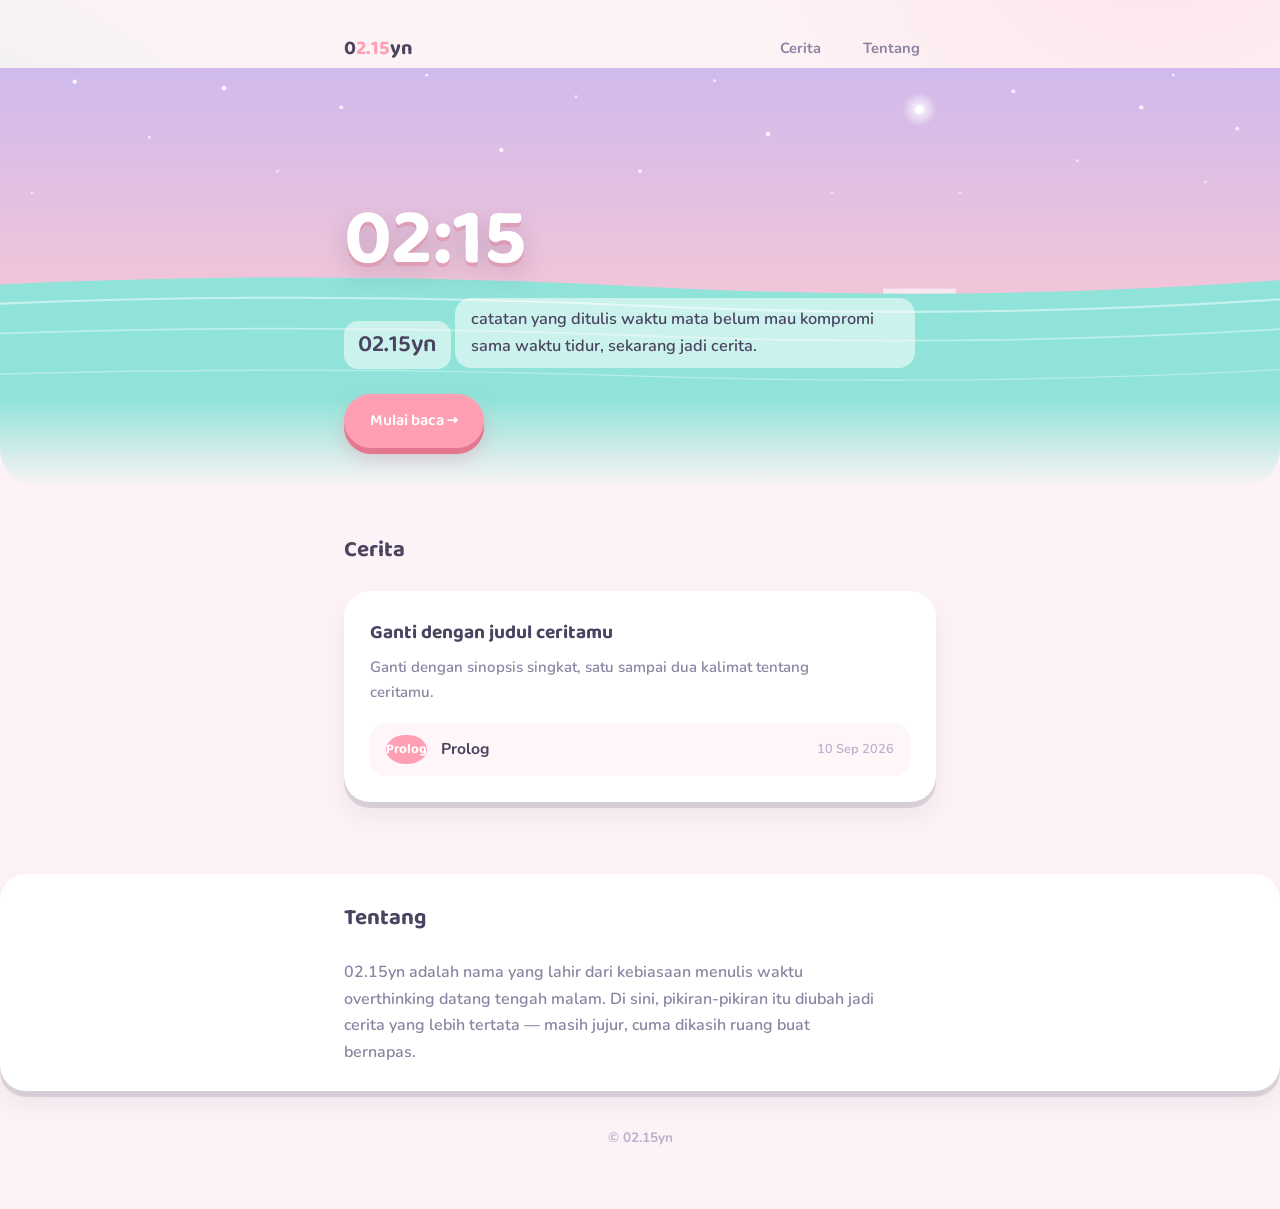
<file: index.html>
<!DOCTYPE html>
<html lang="id">
<head>
<meta charset="UTF-8">
<meta name="viewport" content="width=device-width, initial-scale=1.0">
<link rel="icon" href="favicon.svg" type="image/svg+xml">
<link rel="icon" href="favicon-32.png" sizes="32x32" type="image/png">
<link rel="icon" href="favicon-16.png" sizes="16x16" type="image/png">
<link rel="apple-touch-icon" href="apple-touch-icon.png">
<title>02.15yn</title>
<meta name="description" content="Cerita fiksi bersambung oleh 02.15yn.">
<link rel="stylesheet" href="css/style.css">
</head>
<body>

<nav class="top">
  <div class="wrap">
    <div class="brand">0<span>2.15</span>yn</div>
    <div class="navlinks">
      <a href="#cerita">Cerita</a>
      <a href="#tentang">Tentang</a>
    </div>
  </div>
</nav>

<header class="hero">
  <div class="hero-visual" aria-hidden="true">
    <svg viewBox="0 0 1200 460" preserveAspectRatio="xMidYMid slice" xmlns="http://www.w3.org/2000/svg">
      <defs>
        <linearGradient id="skyGrad" x1="0" y1="0" x2="0" y2="1">
          <stop offset="0%" stop-color="#cbb8f0"/>
          <stop offset="55%" stop-color="#f3c6d8"/>
          <stop offset="100%" stop-color="#ffd9b8"/>
        </linearGradient>
        <linearGradient id="reflectGrad" x1="0" y1="0" x2="0" y2="1">
          <stop offset="0%" stop-color="#ffffff" stop-opacity="0.6"/>
          <stop offset="100%" stop-color="#ffffff" stop-opacity="0"/>
        </linearGradient>
        <radialGradient id="starGlow" cx="50%" cy="50%" r="50%">
          <stop offset="0%" stop-color="#ffffff" stop-opacity="0.95"/>
          <stop offset="100%" stop-color="#ffffff" stop-opacity="0"/>
        </radialGradient>
      </defs>

      <rect x="0" y="0" width="1200" height="460" fill="url(#skyGrad)"/>

      <g fill="#ffffff">
        <circle cx="70" cy="46" r="2" opacity="0.9"/>
        <circle cx="140" cy="98" r="1.4" opacity="0.7"/>
        <circle cx="210" cy="52" r="2.2" opacity="0.85"/>
        <circle cx="260" cy="130" r="1.4" opacity="0.6"/>
        <circle cx="320" cy="70" r="1.8" opacity="0.8"/>
        <circle cx="30" cy="150" r="1.4" opacity="0.55"/>
        <circle cx="400" cy="40" r="1.4" opacity="0.75"/>
        <circle cx="470" cy="110" r="2" opacity="0.85"/>
        <circle cx="540" cy="60" r="1.4" opacity="0.65"/>
        <circle cx="600" cy="130" r="1.8" opacity="0.75"/>
        <circle cx="670" cy="45" r="1.4" opacity="0.7"/>
        <circle cx="720" cy="95" r="2.2" opacity="0.85"/>
        <circle cx="780" cy="150" r="1.4" opacity="0.55"/>
        <circle cx="950" cy="55" r="1.8" opacity="0.8"/>
        <circle cx="1010" cy="120" r="1.4" opacity="0.65"/>
        <circle cx="1070" cy="70" r="2" opacity="0.85"/>
        <circle cx="1130" cy="140" r="1.4" opacity="0.6"/>
        <circle cx="1160" cy="90" r="1.8" opacity="0.75"/>
        <circle cx="1100" cy="40" r="1.4" opacity="0.65"/>
        <circle cx="900" cy="150" r="1.4" opacity="0.55"/>
      </g>

      <circle cx="862" cy="72" r="16" fill="url(#starGlow)"/>
      <circle cx="862" cy="72" r="4" fill="#ffffff"/>

      <rect x="828" y="240" width="68" height="220" fill="url(#reflectGrad)"/>

      <path d="M0,236 Q 300,222 600,238 T 1200,232 L1200,460 L0,460 Z" fill="#8fe3d9"/>
      <path d="M0,254 Q 300,242 600,256 T 1200,250" stroke="#ffffff" stroke-width="2" fill="none" opacity="0.5"/>
      <path d="M0,282 Q 300,272 600,284 T 1200,278" stroke="#ffffff" stroke-width="1.6" fill="none" opacity="0.4"/>
      <path d="M0,320 Q 300,312 600,322 T 1200,316" stroke="#ffffff" stroke-width="1.2" fill="none" opacity="0.35"/>
    </svg>
  </div>
  <div class="wrap">
    <div class="clock">02:15</div>
    <h1 data-brand>02.15yn</h1>
    <p data-tagline>catatan tengah malam, dituliskan jadi cerita.</p>
    <a class="btn" href="#cerita">Mulai baca →</a>
  </div>
</header>

<section class="section" id="cerita">
  <div class="wrap">
    <div class="section-head">
      <h2>Cerita</h2>
    </div>
    <div data-stories></div>
  </div>
</section>

<section class="section about" id="tentang">
  <div class="wrap">
    <div class="section-head">
      <h2>Tentang</h2>
    </div>
    <p data-about></p>
  </div>
</section>

<footer>
  <div class="wrap">© <span data-brand>02.15yn</span></div>
</footer>

<script src="js/data.js"></script>
<script src="js/main.js"></script>
<script>renderHome();</script>
</body>
</html>
</file>
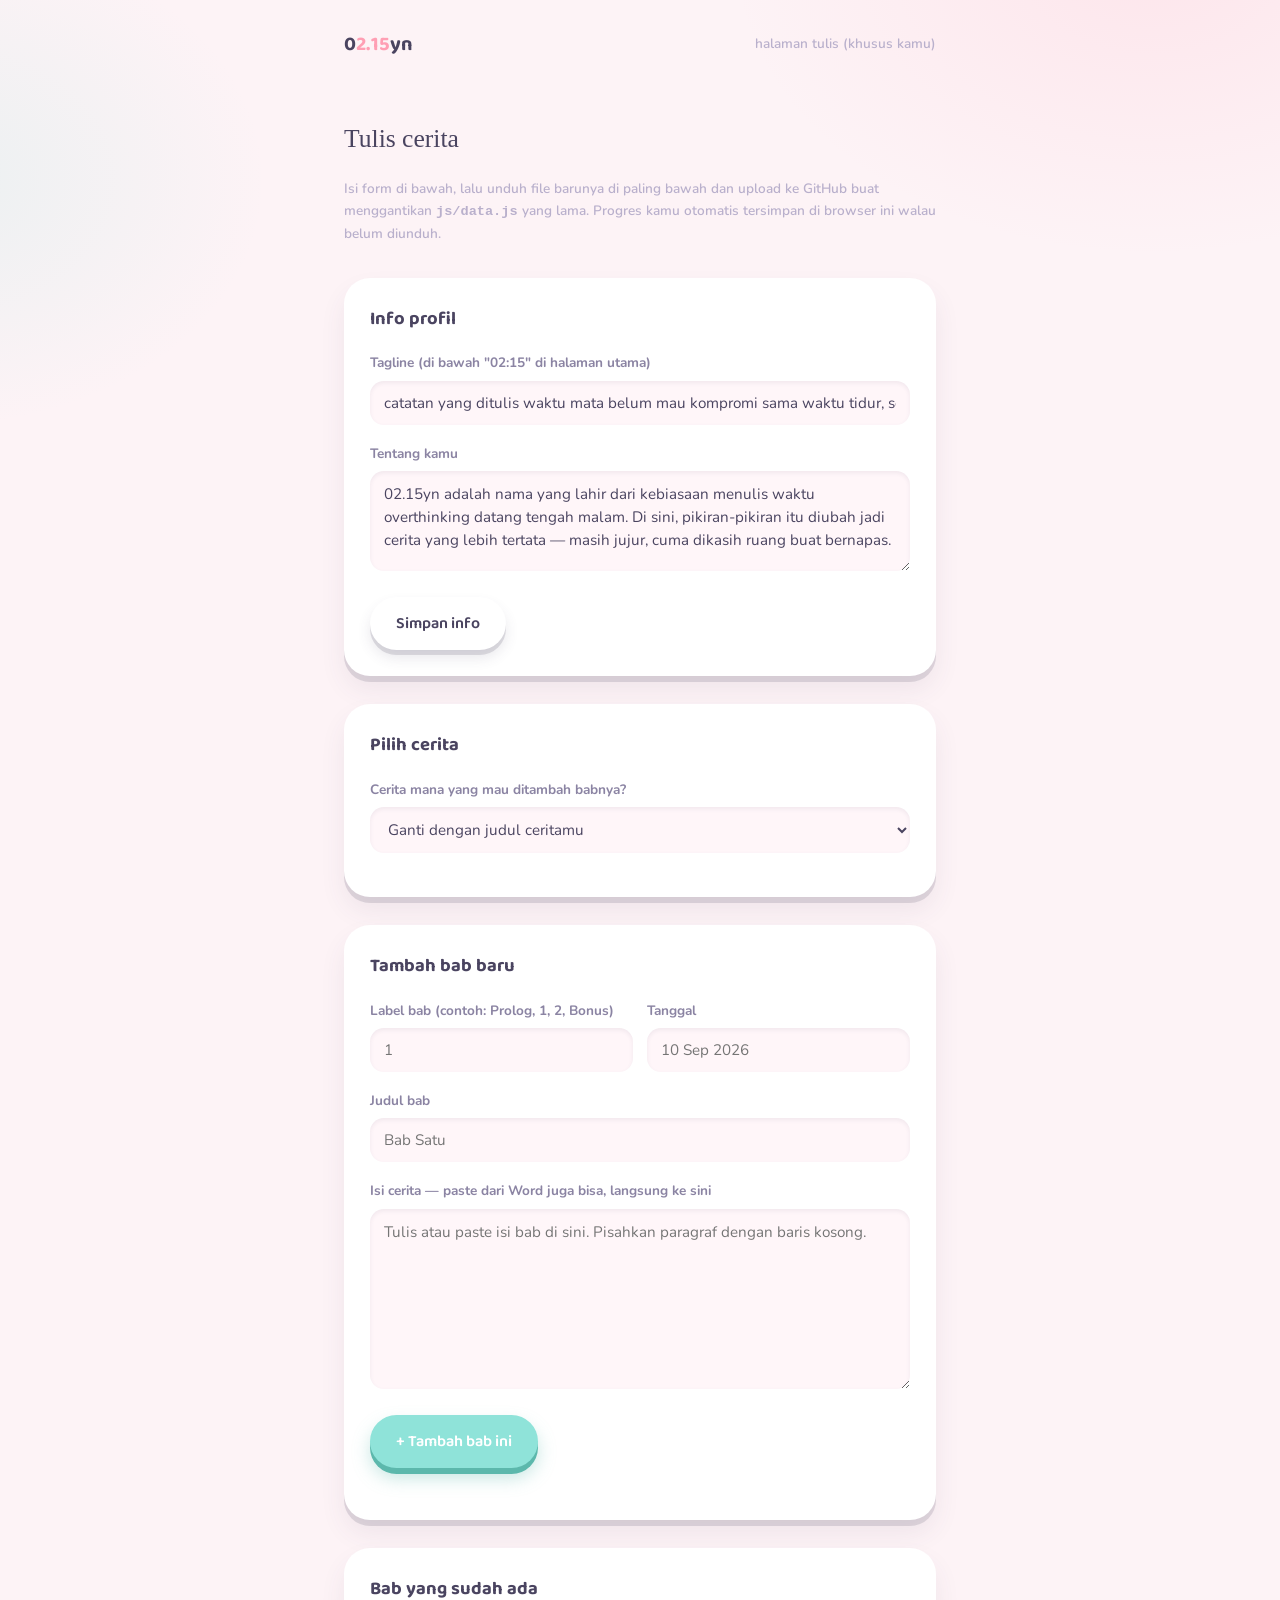
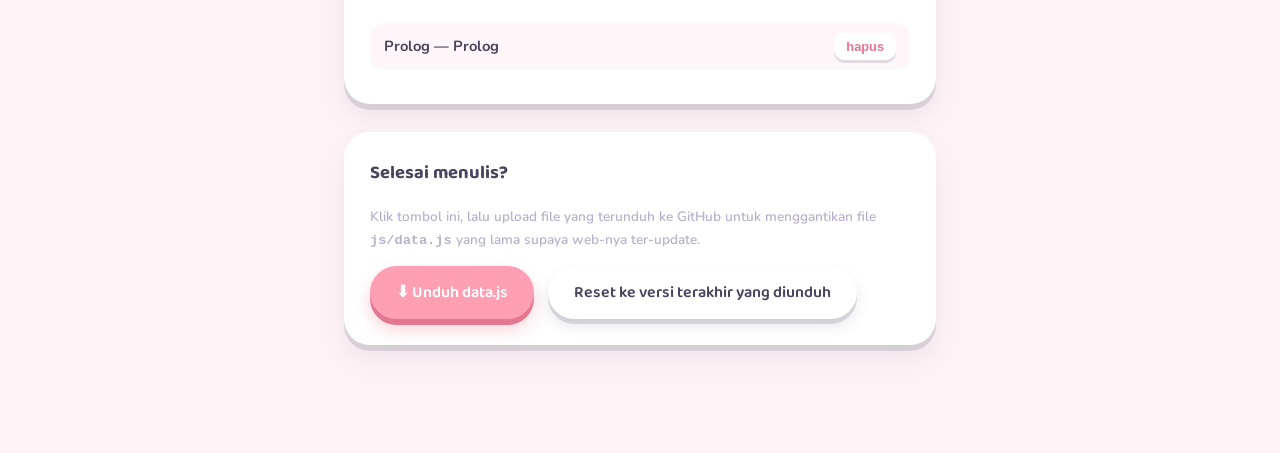
<file: admin.html>
<!DOCTYPE html>
<html lang="id">
<head>
<meta charset="UTF-8">
<meta name="viewport" content="width=device-width, initial-scale=1.0">
<link rel="icon" href="favicon.svg" type="image/svg+xml">
<link rel="icon" href="favicon-32.png" sizes="32x32" type="image/png">
<link rel="icon" href="favicon-16.png" sizes="16x16" type="image/png">
<link rel="apple-touch-icon" href="apple-touch-icon.png">
<title>Tulis — 02.15yn</title>
<link rel="stylesheet" href="css/style.css">
<style>
  .field{ margin-bottom: 18px; }
  .field label{ display:block; font-size:0.85rem; font-weight:700; color:var(--text-muted); margin-bottom:6px; }
  .field input, .field textarea, .field select{
    width:100%; background:var(--bg-card); border:none; box-shadow: inset 0 2px 4px rgba(74,68,96,0.08);
    color:var(--text); padding:12px 14px; border-radius:14px; font-family:inherit; font-size:0.95rem;
  }
  .field textarea{ min-height:180px; resize:vertical; line-height:1.5; }
  .row{ display:flex; gap:14px; }
  .row .field{ flex:1; }
  .card{ background:var(--bg-elevated); border-radius:26px; padding:26px; margin-bottom:28px; box-shadow: 0 6px 0 var(--line-strong), 0 14px 26px rgba(74,68,96,0.08); }
  .card h2{ font-family:'Baloo 2',sans-serif; font-weight:700; font-size:1.15rem; margin:0 0 18px; color:var(--text); }
  .preview-item{ display:flex; justify-content:space-between; align-items:center; padding:10px 14px; margin-bottom:8px; background:var(--bg-card); border-radius:14px; font-size:0.92rem; font-weight:700; }
  .preview-item button{ background:#fff; border:none; color:var(--pink-shadow); cursor:pointer; font-size:0.8rem; font-weight:700; padding:6px 12px; border-radius:10px; box-shadow: 0 3px 0 var(--line-strong); }
  .preview-item button:hover{ transform: translateY(-1px); }
  .note{ color:var(--text-faint); font-size:0.85rem; font-weight:600; }
  .status{ font-size:0.85rem; color:var(--pink-shadow); font-weight:700; min-height:1.2em; margin-top:10px; }
</style>
</head>
<body>

<nav class="top">
  <div class="wrap">
    <a class="brand" href="index.html">0<span>2.15</span>yn</a>
    <span class="note">halaman tulis (khusus kamu)</span>
  </div>
</nav>

<div class="wrap" style="padding-top:40px; padding-bottom:80px;">

  <h1 style="font-family:'Fraunces',serif; font-weight:500; font-size:1.6rem;">Tulis cerita</h1>
  <p class="note" style="margin-bottom:32px;">Isi form di bawah, lalu unduh file barunya di paling bawah dan upload ke GitHub buat menggantikan <code>js/data.js</code> yang lama. Progres kamu otomatis tersimpan di browser ini walau belum diunduh.</p>

  <div class="card">
    <h2>Info profil</h2>
    <div class="field">
      <label>Tagline (di bawah "02:15" di halaman utama)</label>
      <input type="text" id="siteTagline">
    </div>
    <div class="field">
      <label>Tentang kamu</label>
      <textarea id="siteAbout" style="min-height:100px;"></textarea>
    </div>
    <button class="btn btn-ghost" onclick="saveSiteInfo()">Simpan info</button>
  </div>

  <div class="card">
    <h2>Pilih cerita</h2>
    <div class="field">
      <label>Cerita mana yang mau ditambah babnya?</label>
      <select id="storySelect" onchange="onStorySelectChange()"></select>
    </div>
    <div id="newStoryFields" style="display:none;">
      <div class="field">
        <label>Judul cerita baru</label>
        <input type="text" id="newStoryTitle" placeholder="Judul novel kamu">
      </div>
      <div class="field">
        <label>Sinopsis singkat</label>
        <input type="text" id="newStoryDesc" placeholder="Satu-dua kalimat tentang ceritanya">
      </div>
    </div>
  </div>

  <div class="card">
    <h2>Tambah bab baru</h2>
    <div class="row">
      <div class="field">
        <label>Label bab (contoh: Prolog, 1, 2, Bonus)</label>
        <input type="text" id="chLabel" placeholder="1">
      </div>
      <div class="field">
        <label>Tanggal</label>
        <input type="text" id="chDate" placeholder="10 Sep 2026">
      </div>
    </div>
    <div class="field">
      <label>Judul bab</label>
      <input type="text" id="chTitle" placeholder="Bab Satu">
    </div>
    <div class="field">
      <label>Isi cerita — paste dari Word juga bisa, langsung ke sini</label>
      <textarea id="chContent" placeholder="Tulis atau paste isi bab di sini. Pisahkan paragraf dengan baris kosong."></textarea>
    </div>
    <button class="btn btn-mint" onclick="addChapter()">+ Tambah bab ini</button>
    <div class="status" id="addStatus"></div>
  </div>

  <div class="card">
    <h2>Bab yang sudah ada</h2>
    <div id="chapterPreview"><p class="note">Pilih cerita dulu di atas.</p></div>
  </div>

  <div class="card">
    <h2>Selesai menulis?</h2>
    <p class="note">Klik tombol ini, lalu upload file yang terunduh ke GitHub untuk menggantikan file <code>js/data.js</code> yang lama supaya web-nya ter-update.</p>
    <button class="btn" onclick="downloadData()">⬇ Unduh data.js</button>
    <button class="btn btn-ghost" onclick="resetDraft()" style="margin-left:10px;">Reset ke versi terakhir yang diunduh</button>
  </div>

</div>

<script src="js/data.js"></script>
<script src="js/admin.js"></script>
</body>
</html>
</file>
<file: css/style.css>
@import url('https://fonts.googleapis.com/css2?family=Baloo+2:wght@500;600;700&family=Nunito:wght@400;600;700;800&display=swap');

:root{
  --bg: #fdf3f6;
  --bg-elevated: #ffffff;
  --bg-card: #fff6f9;
  --text: #4a4460;
  --text-muted: #8b84a3;
  --text-faint: #b9b0cc;

  --pink: #ff9fb4;
  --pink-shadow: #e2778f;
  --mint: #8fe3d9;
  --mint-shadow: #5cb8ac;
  --peach: #ffcf9e;
  --peach-shadow: #e8a865;
  --lavender: #cbb8f0;

  --line: rgba(74, 68, 96, 0.08);
  --line-strong: rgba(74, 68, 96, 0.16);
  --max-w: 640px;
}

*{ box-sizing: border-box; }

html{ scroll-behavior: smooth; }

body{
  margin: 0;
  background: var(--bg);
  background-image:
    radial-gradient(ellipse 700px 500px at 90% -5%, rgba(255,159,180,0.16), transparent 60%),
    radial-gradient(ellipse 600px 450px at -5% 20%, rgba(143,227,217,0.16), transparent 55%);
  background-attachment: fixed;
  color: var(--text);
  font-family: 'Nunito', sans-serif;
  line-height: 1.65;
  -webkit-font-smoothing: antialiased;
}

a{ color: inherit; text-decoration: none; }

::selection{ background: var(--pink); color: #fff; }

:focus-visible{
  outline: 3px solid var(--mint);
  outline-offset: 3px;
  border-radius: 4px;
}

.wrap{
  max-width: var(--max-w);
  margin: 0 auto;
  padding: 0 24px;
}

/* ---------- Nav ---------- */

nav.top{
  padding: 28px 0 0;
}

nav.top .wrap{
  display: flex;
  justify-content: space-between;
  align-items: center;
  flex-wrap: wrap;
  gap: 12px;
}

.brand{
  font-family: 'Baloo 2', sans-serif;
  font-weight: 700;
  font-size: 1.25rem;
  letter-spacing: 0.01em;
  color: var(--text);
}

.brand span{ color: var(--pink); }

.navlinks{
  display: flex;
  gap: 10px;
  font-size: 0.92rem;
}

.navlinks a{
  padding: 8px 16px;
  border-radius: 20px;
  font-weight: 700;
  color: var(--text-muted);
  transition: all 0.15s ease;
}

.navlinks a:hover{
  background: var(--mint);
  color: #1f4f49;
}

/* ---------- Hero ---------- */

.hero{
  position: relative;
  overflow: hidden;
  padding: 64px 0 40px;
  min-height: 420px;
  display: flex;
  align-items: flex-end;
}

.hero-visual{
  position: absolute;
  inset: 0;
  z-index: 0;
  border-radius: 0 0 40px 40px;
  overflow: hidden;
}

.hero-visual svg{
  width: 100%;
  height: 100%;
  display: block;
}

.hero::after{
  content: '';
  position: absolute;
  left: 0; right: 0; bottom: 0;
  height: 90px;
  background: linear-gradient(to bottom, transparent, var(--bg));
  z-index: 1;
  pointer-events: none;
}

.hero .wrap{
  position: relative;
  z-index: 2;
  width: 100%;
}

.clock{
  font-family: 'Baloo 2', sans-serif;
  font-weight: 700;
  font-size: clamp(3.2rem, 12vw, 5rem);
  line-height: 1;
  color: #ffffff;
  text-shadow: 0 4px 0 rgba(226,119,143,0.4), 0 10px 24px rgba(74,68,96,0.25);
  margin: 0 0 18px;
  opacity: 0;
  transform: translateY(14px) scale(0.94);
  animation: pop-in 0.7s cubic-bezier(.34,1.56,.64,1) 0.15s forwards;
}

@keyframes pop-in{
  to{ opacity: 1; transform: translateY(0) scale(1); }
}

.hero h1{
  font-family: 'Baloo 2', sans-serif;
  font-weight: 600;
  font-size: 1.5rem;
  margin: 0 0 14px;
  color: var(--text);
  background: rgba(255,255,255,0.55);
  display: inline-block;
  padding: 4px 14px;
  border-radius: 14px;
}

.hero p{
  color: var(--text);
  max-width: 46ch;
  margin: 0 0 26px;
  font-size: 1.02rem;
  font-weight: 600;
  background: rgba(255,255,255,0.55);
  display: inline-block;
  padding: 8px 16px;
  border-radius: 16px;
}

/* ---------- 3D buttons ---------- */

.btn{
  display: inline-flex;
  align-items: center;
  gap: 8px;
  background: var(--pink);
  color: #ffffff;
  border: none;
  padding: 14px 26px;
  border-radius: 50px;
  font-family: 'Baloo 2', sans-serif;
  font-weight: 600;
  font-size: 1rem;
  box-shadow: 0 6px 0 var(--pink-shadow), 0 10px 18px rgba(226,119,143,0.35);
  cursor: pointer;
  transition: transform 0.12s ease, box-shadow 0.12s ease;
}

.btn:hover{
  transform: translateY(-2px);
  box-shadow: 0 8px 0 var(--pink-shadow), 0 14px 22px rgba(226,119,143,0.4);
}

.btn:active{
  transform: translateY(4px);
  box-shadow: 0 2px 0 var(--pink-shadow), 0 4px 10px rgba(226,119,143,0.35);
}

.btn-mint{
  background: var(--mint);
  box-shadow: 0 6px 0 var(--mint-shadow), 0 10px 18px rgba(92,184,172,0.35);
}
.btn-mint:hover{ box-shadow: 0 8px 0 var(--mint-shadow), 0 14px 22px rgba(92,184,172,0.4); }
.btn-mint:active{ box-shadow: 0 2px 0 var(--mint-shadow), 0 4px 10px rgba(92,184,172,0.35); }

.btn-ghost{
  background: #ffffff;
  color: var(--text);
  box-shadow: 0 5px 0 var(--line-strong), 0 8px 14px rgba(74,68,96,0.12);
}
.btn-ghost:hover{ box-shadow: 0 7px 0 var(--line-strong), 0 12px 18px rgba(74,68,96,0.15); }
.btn-ghost:active{ box-shadow: 0 2px 0 var(--line-strong); }

/* ---------- Section headers ---------- */

.section{
  padding: 44px 0;
}

.section-head{
  display: flex;
  justify-content: space-between;
  align-items: baseline;
  margin-bottom: 22px;
}

.section-head h2{
  font-family: 'Baloo 2', sans-serif;
  font-weight: 700;
  font-size: 1.4rem;
  margin: 0;
  color: var(--text);
}

.section-head .count{
  color: var(--text-faint);
  font-size: 0.85rem;
}

/* ---------- Story card ---------- */

.story{
  background: var(--bg-elevated);
  border-radius: 26px;
  padding: 26px 26px 10px;
  margin-bottom: 28px;
  box-shadow: 0 6px 0 var(--line-strong), 0 14px 26px rgba(74,68,96,0.08);
}

.story-title{
  font-family: 'Baloo 2', sans-serif;
  font-size: 1.2rem;
  font-weight: 700;
  margin: 0 0 6px;
  color: var(--text);
}

.story-desc{
  color: var(--text-muted);
  font-size: 0.94rem;
  margin: 0 0 18px;
  max-width: 52ch;
  font-weight: 600;
}

.chapter-list{
  display: flex;
  flex-direction: column;
  gap: 10px;
  padding-bottom: 16px;
}

.chapter-row{
  display: flex;
  align-items: center;
  gap: 14px;
  padding: 12px 16px;
  background: var(--bg-card);
  border-radius: 16px;
  transition: transform 0.15s ease, box-shadow 0.15s ease;
}

.chapter-row:hover{
  transform: translateY(-2px);
  box-shadow: 0 4px 0 var(--pink-shadow), 0 8px 14px rgba(226,119,143,0.2);
  background: #ffe9f0;
}

.chapter-row .ch-num{
  font-family: 'Baloo 2', sans-serif;
  font-weight: 700;
  color: #ffffff;
  background: var(--pink);
  min-width: 2.2em;
  height: 2.2em;
  display: flex;
  align-items: center;
  justify-content: center;
  border-radius: 50%;
  font-size: 0.85rem;
  flex-shrink: 0;
}

.chapter-row .ch-title{
  flex: 1;
  font-size: 0.98rem;
  font-weight: 700;
  color: var(--text);
}

.chapter-row .ch-date{
  color: var(--text-faint);
  font-size: 0.8rem;
  font-weight: 600;
  flex-shrink: 0;
}

.empty-note{
  color: var(--text-faint);
  font-size: 0.9rem;
  font-weight: 600;
  padding: 14px 0;
}

/* ---------- About ---------- */

.about{
  background: var(--bg-elevated);
  border-radius: 26px;
  padding: 26px;
  box-shadow: 0 6px 0 var(--line-strong), 0 14px 26px rgba(74,68,96,0.08);
}

.about p{
  color: var(--text-muted);
  max-width: 54ch;
  font-weight: 600;
  margin: 0;
}

/* ---------- Footer ---------- */

footer{
  padding: 36px 0 60px;
  color: var(--text-faint);
  font-size: 0.85rem;
  font-weight: 700;
  text-align: center;
}

/* ---------- Chapter reading page ---------- */

.chapter-header{
  padding: 48px 0 26px;
}

.chapter-breadcrumb{
  color: var(--text-faint);
  font-size: 0.85rem;
  font-weight: 700;
  margin-bottom: 14px;
}

.chapter-breadcrumb a:hover{ color: var(--pink); }

.chapter-header h1{
  font-family: 'Baloo 2', sans-serif;
  font-weight: 700;
  font-size: 1.9rem;
  margin: 0 0 8px;
  color: var(--text);
}

.chapter-header .meta{
  color: var(--text-faint);
  font-size: 0.85rem;
  font-weight: 700;
}

.chapter-body{
  background: var(--bg-elevated);
  border-radius: 26px;
  padding: 30px 30px 8px;
  margin: 0 auto 32px;
  font-size: 1.06rem;
  color: var(--text);
  box-shadow: 0 6px 0 var(--line-strong), 0 14px 26px rgba(74,68,96,0.08);
}

.chapter-body p{
  margin: 0 0 1.3em;
}

.chapter-nav{
  display: flex;
  justify-content: space-between;
  gap: 16px;
  padding: 10px 0 60px;
}

.chapter-nav a{
  font-size: 0.92rem;
  font-weight: 700;
  color: var(--text);
  max-width: 45%;
  background: var(--bg-elevated);
  padding: 12px 18px;
  border-radius: 18px;
  box-shadow: 0 5px 0 var(--line-strong), 0 8px 14px rgba(74,68,96,0.1);
  transition: transform 0.12s ease, box-shadow 0.12s ease;
}

.chapter-nav a:hover{
  transform: translateY(-2px);
  color: var(--pink);
}

.chapter-nav a:active{
  transform: translateY(3px);
  box-shadow: 0 2px 0 var(--line-strong);
}

.chapter-nav .dir{
  display: block;
  color: var(--text-faint);
  font-size: 0.72rem;
  margin-bottom: 4px;
  font-weight: 700;
}

.chapter-nav .right{ text-align: right; margin-left: auto; }

/* ---------- Read mode (chapter page: calmer, quieter than the homepage) ---------- */

body.read-mode{
  background-image:
    radial-gradient(ellipse 600px 400px at 90% -5%, rgba(255,159,180,0.06), transparent 60%),
    radial-gradient(ellipse 500px 400px at -5% 10%, rgba(143,227,217,0.06), transparent 55%);
}

body.read-mode .brand span{ color: var(--text-muted); }

body.read-mode .chapter-body{
  background: #fffaf5;
  box-shadow: 0 4px 0 var(--line-strong), 0 10px 20px rgba(74,68,96,0.06);
}

body.read-mode .chapter-body p{
  color: #4a4356;
}

body.read-mode .chapter-nav a{
  background: #fffaf5;
  box-shadow: 0 4px 0 var(--line-strong), 0 6px 10px rgba(74,68,96,0.06);
}

body.read-mode .chapter-nav a:hover{
  color: var(--text);
}

@media (max-width: 520px){
  nav.top{ padding-top: 20px; }
  .story{ padding: 20px 18px 6px; border-radius: 22px; }
}
</file>
